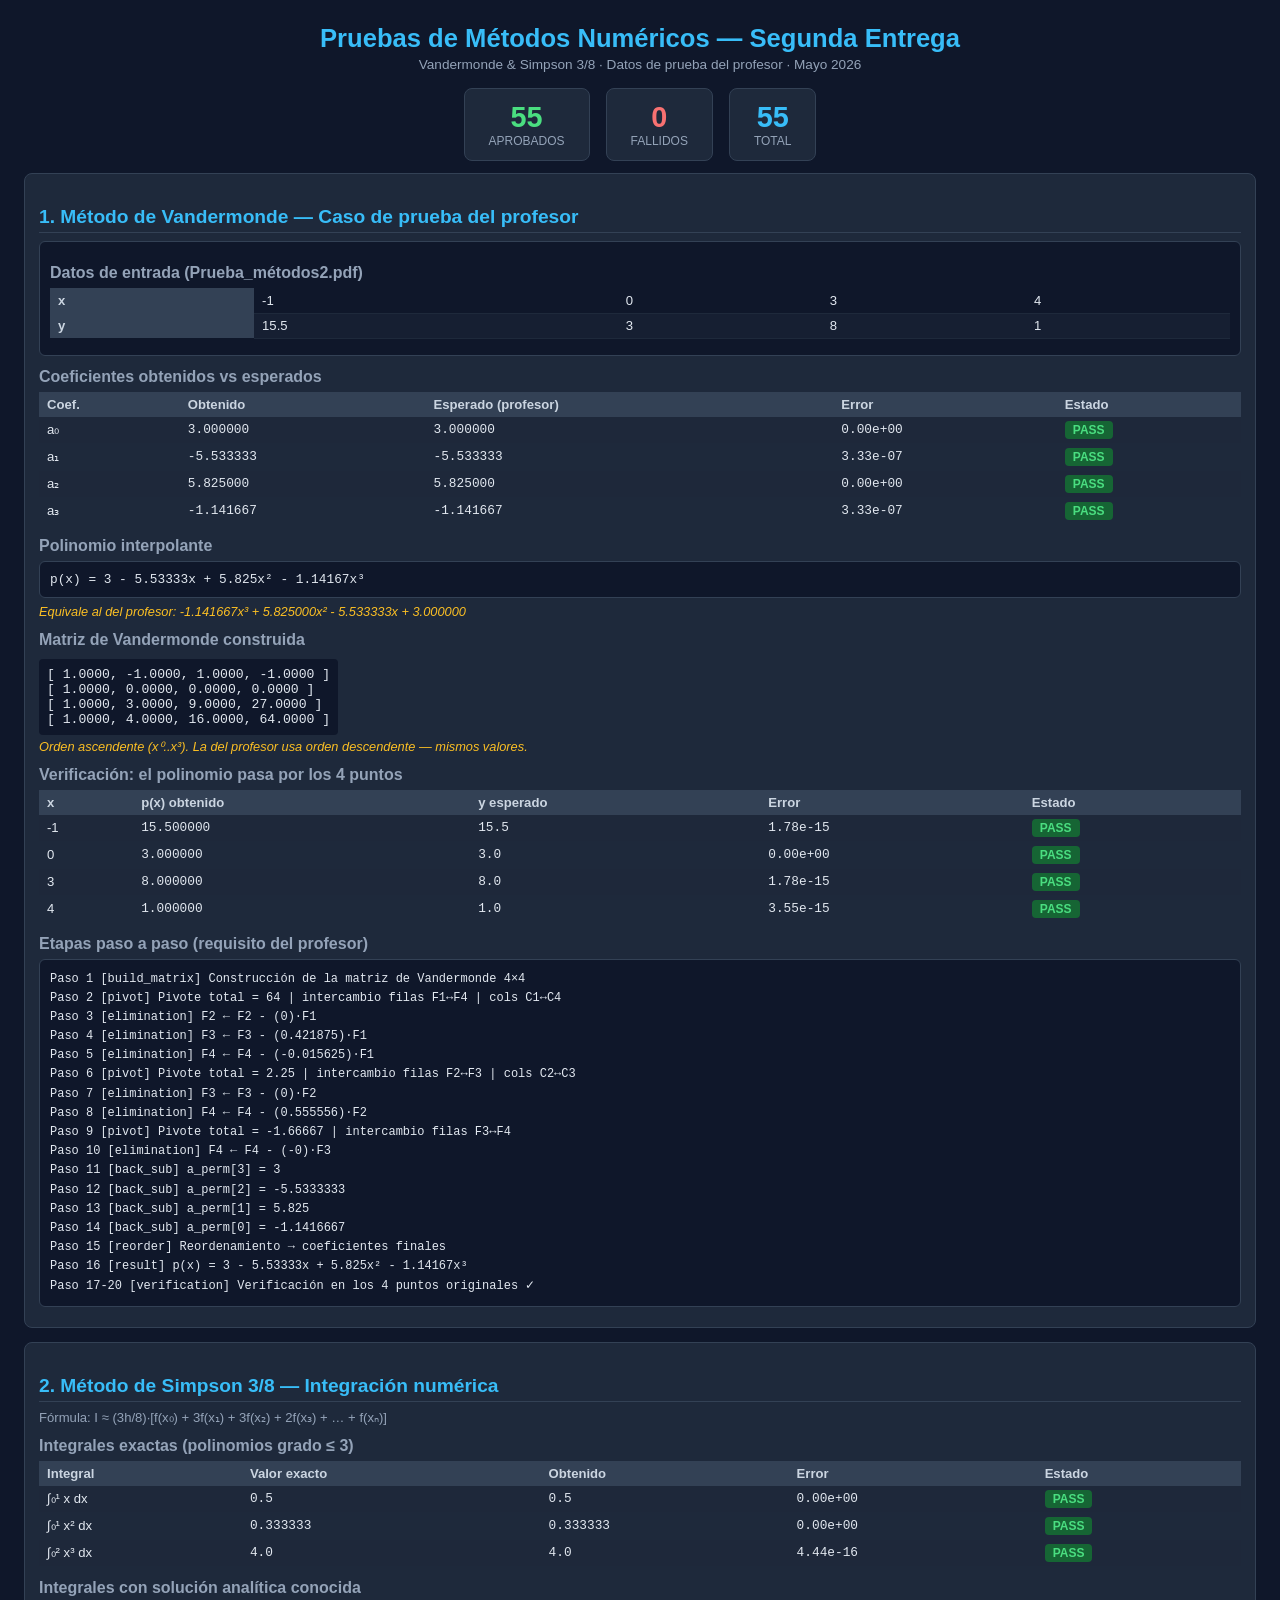
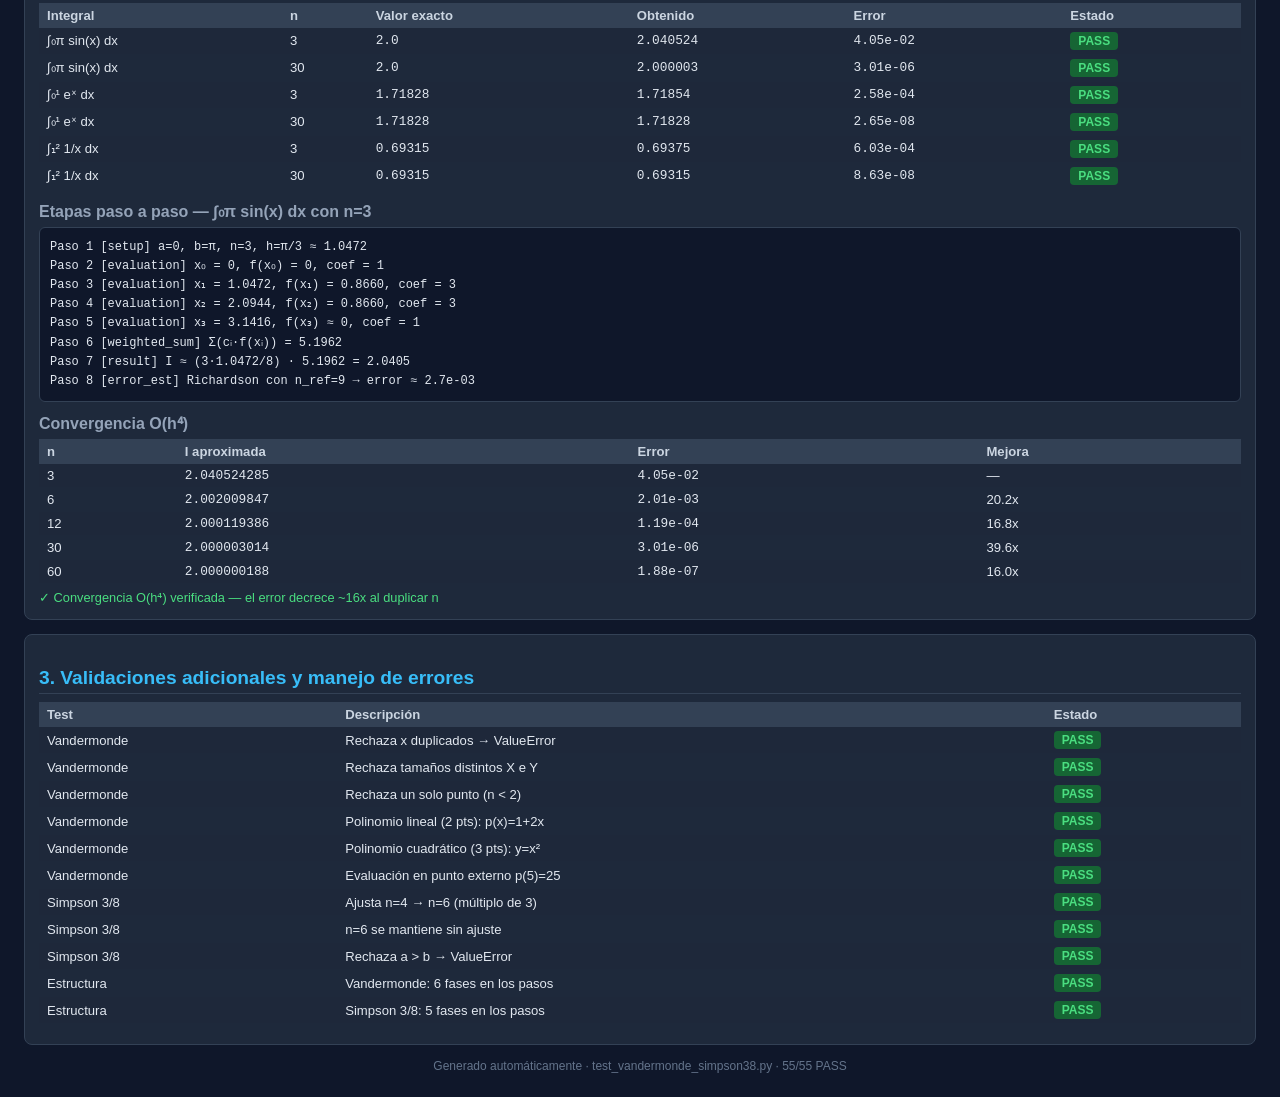
<file: reporte_pruebas.html>
<!DOCTYPE html>
<html lang="es">
<head>
<meta charset="UTF-8">
<title>Pruebas - Vandermonde y Simpson 3/8</title>
<style>
*{margin:0;padding:0;box-sizing:border-box}
body{font-family:'Segoe UI',sans-serif;background:#0f172a;color:#e2e8f0;padding:24px}
h1{text-align:center;font-size:1.6rem;color:#38bdf8;margin-bottom:4px}
h2{font-size:1.2rem;color:#38bdf8;margin:18px 0 8px;border-bottom:1px solid #334155;padding-bottom:4px}
h3{font-size:1rem;color:#94a3b8;margin:12px 0 6px}
.subtitle{text-align:center;color:#94a3b8;font-size:.85rem;margin-bottom:16px}
.section{background:#1e293b;border-radius:8px;padding:14px;margin-bottom:14px;border:1px solid #334155}
.pass{color:#4ade80;font-weight:600} .fail{color:#f87171;font-weight:600}
table{width:100%;border-collapse:collapse;font-size:.82rem;margin:6px 0}
th{background:#334155;color:#cbd5e1;padding:5px 8px;text-align:left;font-weight:600}
td{padding:4px 8px;border-bottom:1px solid #1e293b}
tr:nth-child(even){background:#1e293b80}
.mono{font-family:'Cascadia Code','Consolas',monospace;font-size:.8rem}
.badge{display:inline-block;padding:2px 8px;border-radius:4px;font-size:.75rem;font-weight:700}
.badge-pass{background:#166534;color:#4ade80} .badge-fail{background:#7f1d1d;color:#f87171}
.badge-total{background:#1e3a5f;color:#38bdf8}
.summary-box{display:flex;gap:16px;justify-content:center;margin:12px 0}
.summary-card{background:#1e293b;border:1px solid #334155;border-radius:8px;padding:12px 24px;text-align:center}
.summary-card .num{font-size:1.8rem;font-weight:700} .summary-card .lbl{font-size:.75rem;color:#94a3b8}
.step-line{font-size:.78rem;padding:2px 0;border-bottom:1px solid #1e293b20}
.matrix{font-family:monospace;font-size:.82rem;background:#0f172a;padding:8px;border-radius:4px;margin:4px 0;display:inline-block}
.data-box{background:#0f172a;border:1px solid #334155;border-radius:6px;padding:10px;margin:6px 0}
.note{color:#fbbf24;font-size:.8rem;font-style:italic}
</style>
</head>
<body>

<h1>Pruebas de Métodos Numéricos — Segunda Entrega</h1>
<p class="subtitle">Vandermonde &amp; Simpson 3/8 · Datos de prueba del profesor · Mayo 2026</p>

<div class="summary-box">
  <div class="summary-card"><div class="num" style="color:#4ade80">55</div><div class="lbl">APROBADOS</div></div>
  <div class="summary-card"><div class="num" style="color:#f87171">0</div><div class="lbl">FALLIDOS</div></div>
  <div class="summary-card"><div class="num" style="color:#38bdf8">55</div><div class="lbl">TOTAL</div></div>
</div>

<!-- ============== VANDERMONDE ============== -->
<div class="section">
<h2>1. Método de Vandermonde — Caso de prueba del profesor</h2>

<div class="data-box">
<h3>Datos de entrada (Prueba_métodos2.pdf)</h3>
<table>
<tr><th>x</th><td>-1</td><td>0</td><td>3</td><td>4</td></tr>
<tr><th>y</th><td>15.5</td><td>3</td><td>8</td><td>1</td></tr>
</table>
</div>

<h3>Coeficientes obtenidos vs esperados</h3>
<table>
<tr><th>Coef.</th><th>Obtenido</th><th>Esperado (profesor)</th><th>Error</th><th>Estado</th></tr>
<tr><td>a₀</td><td class="mono">3.000000</td><td class="mono">3.000000</td><td class="mono">0.00e+00</td><td><span class="badge badge-pass">PASS</span></td></tr>
<tr><td>a₁</td><td class="mono">-5.533333</td><td class="mono">-5.533333</td><td class="mono">3.33e-07</td><td><span class="badge badge-pass">PASS</span></td></tr>
<tr><td>a₂</td><td class="mono">5.825000</td><td class="mono">5.825000</td><td class="mono">0.00e+00</td><td><span class="badge badge-pass">PASS</span></td></tr>
<tr><td>a₃</td><td class="mono">-1.141667</td><td class="mono">-1.141667</td><td class="mono">3.33e-07</td><td><span class="badge badge-pass">PASS</span></td></tr>
</table>

<h3>Polinomio interpolante</h3>
<div class="data-box mono">p(x) = 3 - 5.53333x + 5.825x² - 1.14167x³</div>
<p class="note">Equivale al del profesor: -1.141667x³ + 5.825000x² - 5.533333x + 3.000000</p>

<h3>Matriz de Vandermonde construida</h3>
<div class="matrix">
[ 1.0000,  -1.0000,   1.0000,  -1.0000 ]<br>
[ 1.0000,   0.0000,   0.0000,   0.0000 ]<br>
[ 1.0000,   3.0000,   9.0000,  27.0000 ]<br>
[ 1.0000,   4.0000,  16.0000,  64.0000 ]
</div>
<p class="note">Orden ascendente (x⁰..x³). La del profesor usa orden descendente — mismos valores.</p>

<h3>Verificación: el polinomio pasa por los 4 puntos</h3>
<table>
<tr><th>x</th><th>p(x) obtenido</th><th>y esperado</th><th>Error</th><th>Estado</th></tr>
<tr><td>-1</td><td class="mono">15.500000</td><td class="mono">15.5</td><td class="mono">1.78e-15</td><td><span class="badge badge-pass">PASS</span></td></tr>
<tr><td>0</td><td class="mono">3.000000</td><td class="mono">3.0</td><td class="mono">0.00e+00</td><td><span class="badge badge-pass">PASS</span></td></tr>
<tr><td>3</td><td class="mono">8.000000</td><td class="mono">8.0</td><td class="mono">1.78e-15</td><td><span class="badge badge-pass">PASS</span></td></tr>
<tr><td>4</td><td class="mono">1.000000</td><td class="mono">1.0</td><td class="mono">3.55e-15</td><td><span class="badge badge-pass">PASS</span></td></tr>
</table>

<h3>Etapas paso a paso (requisito del profesor)</h3>
<div class="data-box mono" style="font-size:.75rem;line-height:1.6">
Paso  1 [build_matrix]  Construcción de la matriz de Vandermonde 4×4<br>
Paso  2 [pivot]  Pivote total = 64 | intercambio filas F1↔F4 | cols C1↔C4<br>
Paso  3 [elimination]  F2 ← F2 - (0)·F1<br>
Paso  4 [elimination]  F3 ← F3 - (0.421875)·F1<br>
Paso  5 [elimination]  F4 ← F4 - (-0.015625)·F1<br>
Paso  6 [pivot]  Pivote total = 2.25 | intercambio filas F2↔F3 | cols C2↔C3<br>
Paso  7 [elimination]  F3 ← F3 - (0)·F2<br>
Paso  8 [elimination]  F4 ← F4 - (0.555556)·F2<br>
Paso  9 [pivot]  Pivote total = -1.66667 | intercambio filas F3↔F4<br>
Paso 10 [elimination]  F4 ← F4 - (-0)·F3<br>
Paso 11 [back_sub]  a_perm[3] = 3<br>
Paso 12 [back_sub]  a_perm[2] = -5.5333333<br>
Paso 13 [back_sub]  a_perm[1] = 5.825<br>
Paso 14 [back_sub]  a_perm[0] = -1.1416667<br>
Paso 15 [reorder]  Reordenamiento → coeficientes finales<br>
Paso 16 [result]  p(x) = 3 - 5.53333x + 5.825x² - 1.14167x³<br>
Paso 17-20 [verification]  Verificación en los 4 puntos originales ✓
</div>
</div>

<!-- ============== SIMPSON 3/8 ============== -->
<div class="section">
<h2>2. Método de Simpson 3/8 — Integración numérica</h2>
<p style="font-size:.82rem;color:#94a3b8;margin-bottom:8px">Fórmula: I ≈ (3h/8)·[f(x₀) + 3f(x₁) + 3f(x₂) + 2f(x₃) + … + f(xₙ)]</p>

<h3>Integrales exactas (polinomios grado ≤ 3)</h3>
<table>
<tr><th>Integral</th><th>Valor exacto</th><th>Obtenido</th><th>Error</th><th>Estado</th></tr>
<tr><td>∫₀¹ x dx</td><td class="mono">0.5</td><td class="mono">0.5</td><td class="mono">0.00e+00</td><td><span class="badge badge-pass">PASS</span></td></tr>
<tr><td>∫₀¹ x² dx</td><td class="mono">0.333333</td><td class="mono">0.333333</td><td class="mono">0.00e+00</td><td><span class="badge badge-pass">PASS</span></td></tr>
<tr><td>∫₀² x³ dx</td><td class="mono">4.0</td><td class="mono">4.0</td><td class="mono">4.44e-16</td><td><span class="badge badge-pass">PASS</span></td></tr>
</table>

<h3>Integrales con solución analítica conocida</h3>
<table>
<tr><th>Integral</th><th>n</th><th>Valor exacto</th><th>Obtenido</th><th>Error</th><th>Estado</th></tr>
<tr><td>∫₀π sin(x) dx</td><td>3</td><td class="mono">2.0</td><td class="mono">2.040524</td><td class="mono">4.05e-02</td><td><span class="badge badge-pass">PASS</span></td></tr>
<tr><td>∫₀π sin(x) dx</td><td>30</td><td class="mono">2.0</td><td class="mono">2.000003</td><td class="mono">3.01e-06</td><td><span class="badge badge-pass">PASS</span></td></tr>
<tr><td>∫₀¹ eˣ dx</td><td>3</td><td class="mono">1.71828</td><td class="mono">1.71854</td><td class="mono">2.58e-04</td><td><span class="badge badge-pass">PASS</span></td></tr>
<tr><td>∫₀¹ eˣ dx</td><td>30</td><td class="mono">1.71828</td><td class="mono">1.71828</td><td class="mono">2.65e-08</td><td><span class="badge badge-pass">PASS</span></td></tr>
<tr><td>∫₁² 1/x dx</td><td>3</td><td class="mono">0.69315</td><td class="mono">0.69375</td><td class="mono">6.03e-04</td><td><span class="badge badge-pass">PASS</span></td></tr>
<tr><td>∫₁² 1/x dx</td><td>30</td><td class="mono">0.69315</td><td class="mono">0.69315</td><td class="mono">8.63e-08</td><td><span class="badge badge-pass">PASS</span></td></tr>
</table>

<h3>Etapas paso a paso — ∫₀π sin(x) dx con n=3</h3>
<div class="data-box mono" style="font-size:.75rem;line-height:1.6">
Paso 1 [setup]  a=0, b=π, n=3, h=π/3 ≈ 1.0472<br>
Paso 2 [evaluation]  x₀ = 0,  f(x₀) = 0,  coef = 1<br>
Paso 3 [evaluation]  x₁ = 1.0472,  f(x₁) = 0.8660,  coef = 3<br>
Paso 4 [evaluation]  x₂ = 2.0944,  f(x₂) = 0.8660,  coef = 3<br>
Paso 5 [evaluation]  x₃ = 3.1416,  f(x₃) ≈ 0,  coef = 1<br>
Paso 6 [weighted_sum]  Σ(cᵢ·f(xᵢ)) = 5.1962<br>
Paso 7 [result]  I ≈ (3·1.0472/8) · 5.1962 = 2.0405<br>
Paso 8 [error_est]  Richardson con n_ref=9 → error ≈ 2.7e-03
</div>

<h3>Convergencia O(h⁴)</h3>
<table>
<tr><th>n</th><th>I aproximada</th><th>Error</th><th>Mejora</th></tr>
<tr><td>3</td><td class="mono">2.040524285</td><td class="mono">4.05e-02</td><td>—</td></tr>
<tr><td>6</td><td class="mono">2.002009847</td><td class="mono">2.01e-03</td><td>20.2x</td></tr>
<tr><td>12</td><td class="mono">2.000119386</td><td class="mono">1.19e-04</td><td>16.8x</td></tr>
<tr><td>30</td><td class="mono">2.000003014</td><td class="mono">3.01e-06</td><td>39.6x</td></tr>
<tr><td>60</td><td class="mono">2.000000188</td><td class="mono">1.88e-07</td><td>16.0x</td></tr>
</table>
<p style="font-size:.8rem;color:#4ade80;margin-top:4px">✓ Convergencia O(h⁴) verificada — el error decrece ~16x al duplicar n</p>
</div>

<!-- ============== VALIDACIONES ============== -->
<div class="section">
<h2>3. Validaciones adicionales y manejo de errores</h2>
<table>
<tr><th>Test</th><th>Descripción</th><th>Estado</th></tr>
<tr><td>Vandermonde</td><td>Rechaza x duplicados → ValueError</td><td><span class="badge badge-pass">PASS</span></td></tr>
<tr><td>Vandermonde</td><td>Rechaza tamaños distintos X e Y</td><td><span class="badge badge-pass">PASS</span></td></tr>
<tr><td>Vandermonde</td><td>Rechaza un solo punto (n < 2)</td><td><span class="badge badge-pass">PASS</span></td></tr>
<tr><td>Vandermonde</td><td>Polinomio lineal (2 pts): p(x)=1+2x</td><td><span class="badge badge-pass">PASS</span></td></tr>
<tr><td>Vandermonde</td><td>Polinomio cuadrático (3 pts): y=x²</td><td><span class="badge badge-pass">PASS</span></td></tr>
<tr><td>Vandermonde</td><td>Evaluación en punto externo p(5)=25</td><td><span class="badge badge-pass">PASS</span></td></tr>
<tr><td>Simpson 3/8</td><td>Ajusta n=4 → n=6 (múltiplo de 3)</td><td><span class="badge badge-pass">PASS</span></td></tr>
<tr><td>Simpson 3/8</td><td>n=6 se mantiene sin ajuste</td><td><span class="badge badge-pass">PASS</span></td></tr>
<tr><td>Simpson 3/8</td><td>Rechaza a > b → ValueError</td><td><span class="badge badge-pass">PASS</span></td></tr>
<tr><td>Estructura</td><td>Vandermonde: 6 fases en los pasos</td><td><span class="badge badge-pass">PASS</span></td></tr>
<tr><td>Estructura</td><td>Simpson 3/8: 5 fases en los pasos</td><td><span class="badge badge-pass">PASS</span></td></tr>
</table>
</div>

<p style="text-align:center;color:#64748b;font-size:.75rem;margin-top:12px">
  Generado automáticamente · test_vandermonde_simpson38.py · 55/55 PASS
</p>

</body>
</html>
</file>
